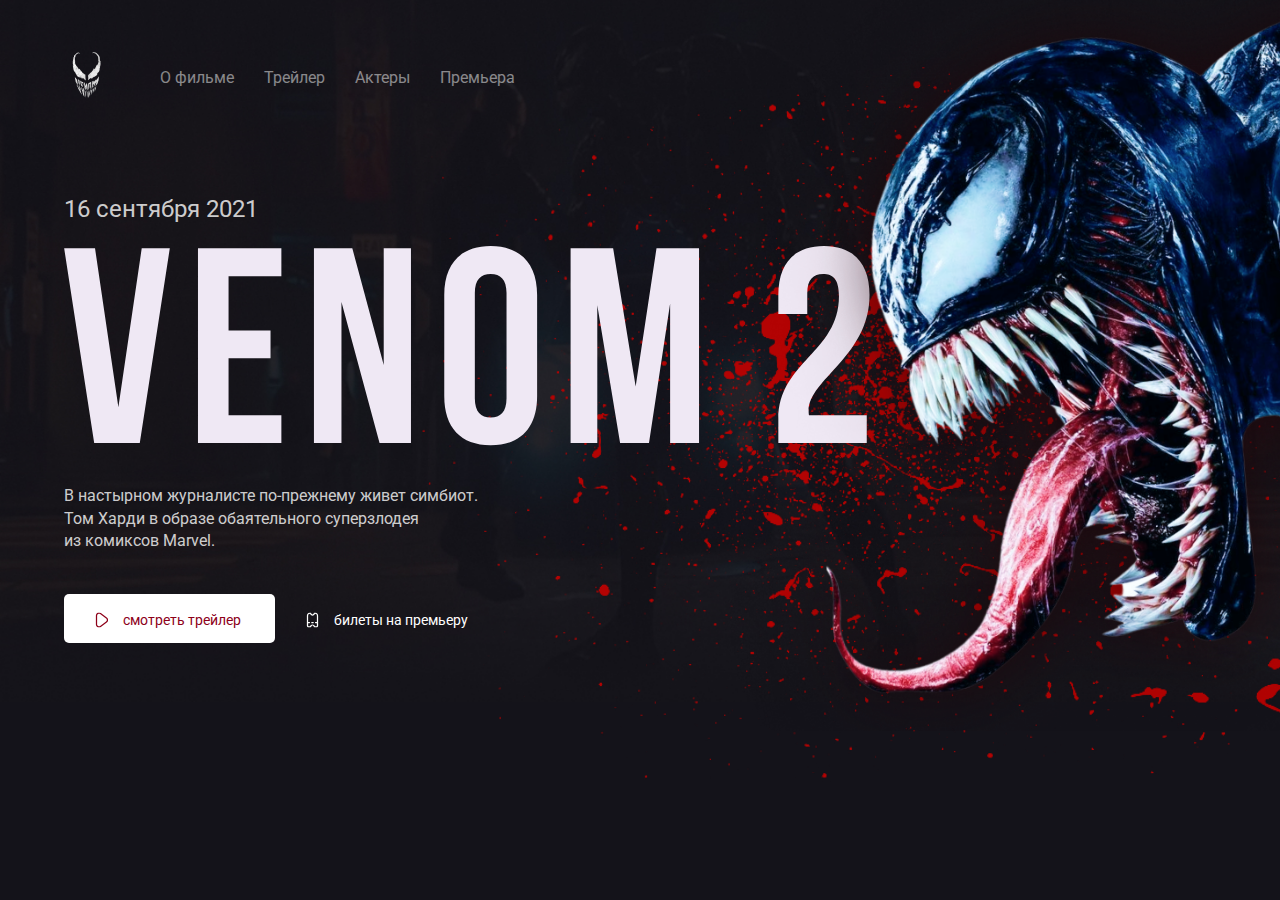
<file: index.html>
<!DOCTYPE html>
<html lang="ru">

<head>
    <meta charset="UTF-8">
    <meta http-equiv="X-UA-Compatible" content="IE=edge">
    <meta name="viewport" content="width=device-width, initial-scale=1.0">
    <title>Venom 2 - Главная</title>
    <link rel="preconnect" href="https://fonts.googleapis.com">
    <link rel="preconnect" href="https://fonts.gstatic.com" crossorigin>
    <link href="https://fonts.googleapis.com/css2?family=Roboto:wght@400;700&display=swap" rel="stylesheet">
    <link rel="stylesheet" href="style/normalize.css">
    <link rel="stylesheet" href="style/style.css">
</head>

<body class="blood">
    <div class="container">
        <header class="header">
            <a href="index.html" class="logo-link">
                <img src="img/logo.png" alt="logo-venom" class="logo-image" width="46" height="71">
            </a>
            <nav class="nav">
                <button class="menu-button">
                    <span class="menu-button-text">Меню</span>
                    <img src="img/menu.svg" alt="menu-icon" class="menu-button-icon">
                </button>
                <button class="menu-close">
                    <span class="menu-close-text">Закрыть</span>
                    <img src="img/arrow.svg" alt="icon: arrow right" class="menu-close-icon">
                </button>
                <!-- /.menu-button -->
                <ul class="nav-menu">
                    <li class="nav-menu-item">
                        <a href="about.html" class="nav-menu-link">О фильме</a>
                    </li>
                    <li class="nav-menu-item">
                        <a href="#" class="nav-menu-link">Трейлер</a>
                    </li>
                    <li class="nav-menu-item">
                        <a href="#" class="nav-menu-link">Актеры</a>
                    </li>
                    <li class="nav-menu-item">
                        <a href="#" class="nav-menu-link">Премьера</a>
                    </li>
                </ul>
            </nav>
        </header>
        <div class="film">
            <div class="film-text">
                <span class="film-date">16 сентября 2021</span>
                <img src="img/venom-2.svg" alt="venom-2-logo" class="film-logo">
                <p class="film-discription">
                    В&nbsp;настырном журналисте по-прежнему живет симбиот. Том Харди в&nbsp;образе обаятельного
                    суперзлодея из&nbsp;комиксов Marvel.
                </p>
            </div>
            <!-- /.film-text -->
            <div class="button-group">
                <a href="https://www.youtube.com/watch?v=-LkHS8geUjQ" data-fancybox class="button button-primary">
                    <img width="15" src="img/play.svg" alt="icon:play" class="button-icon">
                    <span class="button-text">смотреть трейлер</span>
                </a>
                <a href="trailer.html" class="button button-link">
                    <img width="15" src="img/ticket.svg" alt="icon: ticket" class="button-icon">
                    <span class="button-text">билеты на премьеру</span>

                </a>
            </div>
            <!-- /.buttom-group -->
        </div>
        <!-- /.film -->
    </div>
    <!-- /.container -->
    <img src="img/venom.png" alt="photo: venom" class="venom">
    <link rel="stylesheet" href="https://cdn.jsdelivr.net/npm/@fancyapps/ui/dist/fancybox.css" />
    <script src="https://cdn.jsdelivr.net/npm/@fancyapps/ui@4.0/dist/fancybox.umd.js"></script>
    <script src="js/main.js"></script>
</body>

</html>
</file>
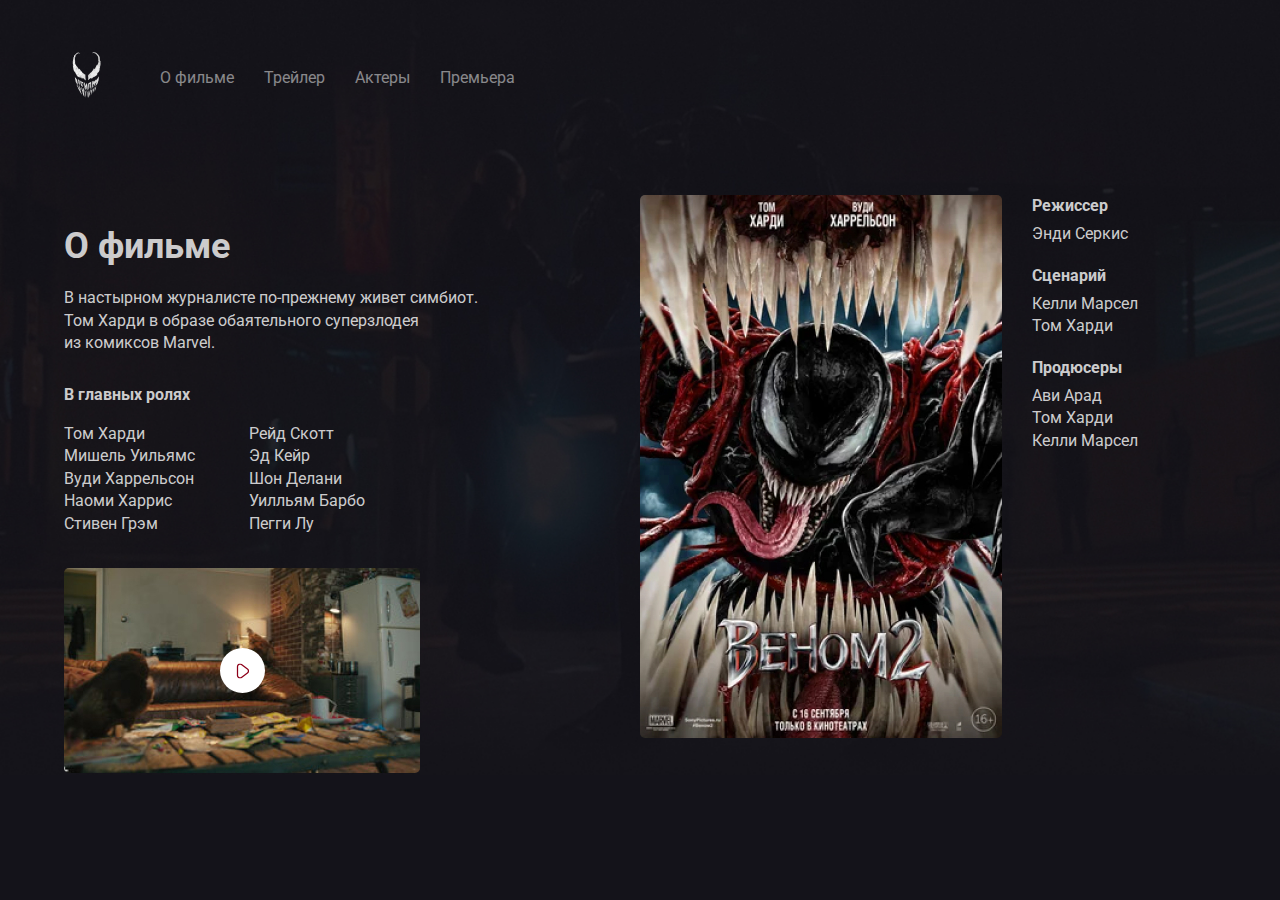
<file: about.html>
<!DOCTYPE html>
<html lang="ru">

<head>
    <meta charset="UTF-8">
    <meta http-equiv="X-UA-Compatible" content="IE=edge">
    <meta name="viewport" content="width=device-width, initial-scale=1.0">
    <title>о фильме - Venom 2</title>
    <link rel="preconnect" href="https://fonts.googleapis.com">
    <link rel="preconnect" href="https://fonts.gstatic.com" crossorigin>
    <link href="https://fonts.googleapis.com/css2?family=Roboto:wght@400;700&display=swap" rel="stylesheet">
    <link rel="stylesheet" href="style/normalize.css">
    <link rel="stylesheet" href="style/style.css">
</head>

<body class="primary-bg">
    <div class="container">
        <header class="header">
            <a href="index.html" class="logo-link">
                <img src="img/logo.png" alt="logo-venom" class="logo-image" width="46" height="71">
            </a>
            <nav class="nav">
                <button class="menu-button">
                    <span class="menu-button-text">Меню</span>
                    <img src="img/menu.svg" width="20" alt="menu-icon"
                    class="menu-button-icon">
                </button>
                <button class="menu-close">
                    <span class="menu-close-text">Закрыть</span>
                    <img src="img/arrow.svg" alt="icon: arrow right" class="menu-close-icon">
                </button>
                <!-- /.menu-button -->
                <ul class="nav-menu">
                    <li class="nav-menu-item">
                        <a href="about.html" class="nav-menu-link">О фильме</a>
                    </li>
                    <li class="nav-menu-item">
                        <a href="#" class="nav-menu-link">Трейлер</a>
                    </li>
                    <li class="nav-menu-item">
                        <a href="#" class="nav-menu-link">Актеры</a>
                    </li>
                    <li class="nav-menu-item">
                        <a href="#" class="nav-menu-link">Премьера</a>
                    </li>
                </ul>
            </nav>
        </header>
        <div class="content">
            <div class="col">
                <h2 class="content-title">О фильме</h2>
                <p class="content-text film-discription">В&nbsp;настырном журналисте по-прежнему живет симбиот. Том
                    Харди в&nbsp;образе обаятельного
                    суперзлодея из&nbsp;комиксов Marvel.</p>
                <!-- /.content-title -->
                <h3 class="content-subtitle">В главных ролях</h3>
                <ul class="list column-2">
                    <li class="list-item">Том Харди </li>
                    <li class="list-item">Мишель Уильямс</li>
                    <li class="list-item">Вуди Харрельсон</li>
                    <li class="list-item">Наоми Харрис</li>
                    <li class="list-item">Стивен Грэм</li>
                    <li class="list-item">Рейд Скотт</li>
                    <li class="list-item">Эд Кейр</li>
                    <li class="list-item">Шон Делани</li>
                    <li class="list-item">Уилльям Барбо</li>
                    <li class="list-item">Пегги Лу</li>
                </ul>
                <div class="trailer">
                    <a href="https://www.youtube.com/watch?v=-LkHS8geUjQ" data-fancybox class="play">
                        <img src="img/play.svg" alt="icon:play" class="play-icon">
                    </a>
                </div>
                <!-- /.trailer -->
            </div>
            <!-- /.col -->
            <div class="col">
                <div class="poster-wrapper">
                    <img src="img/poster.jpg" alt="poster" class="poster">
                    <div class="creators">
                        <h3 class="content-subtitle ">Режиссер</h3>
                        <ul class="list">
                            <li class="list-item">Энди Серкис</li>
                        </ul>
                        <h3 class="content-subtitle ">Сценарий</h3>
                        <ul class="list">
                            <li class="list-item">Келли Марсел</li>
                            <li class="list-item">Том Харди</li>
                        </ul>
                        <h3 class="content-subtitle ">Продюсеры</h3>
                        <ul class="list">
                            <li class="list-item">Ави Арад</li>
                            <li class="list-item">Том Харди</li>
                            <li class="list-item">Келли Марсел</li>
                        </ul>
                    </div>
                </div>
                <!-- /.poster-wrapor -->
            </div>
            <!-- /.col -->
        </div>
    </div>
    <!-- /.container -->
    <link rel="stylesheet" href="https://cdn.jsdelivr.net/npm/@fancyapps/ui/dist/fancybox.css" />
    <script src="https://cdn.jsdelivr.net/npm/@fancyapps/ui@4.0/dist/fancybox.umd.js"></script>
    <script src="js/main.js"></script>
</body>

</html>
</file>
<file: style/style.css>
body {
    background: #14131A;
    color: #fff;
    font-family: 'Roboto', sans-serif;
}

.img {
    max-width: 100%;
}

.container {
    /* max-width: 1140px; */
    margin: auto;
    width: 90%;
}

.venom {
    position: absolute;
    top: 0px;
    right: 0px;
    max-width: 728px;
    width: 50%;
}

.header {
    padding-top: 40px;
    display: flex;
    align-items: center;
    margin-bottom: 80px;
}

.logo-link {
    display: inline-block;
    margin-right: 50px;
}

.nav-menu {
    list-style: none;
    margin: 0;
    padding: 0;
    display: flex;
}

.nav-menu-item {
    margin-right: 30px;
}

.nav-menu-link {
    text-decoration: none;
    color: rgba(255, 255, 255, 0.5);
}

.film-date {
    display: block;
    font-size: 24px;
    line-height: 28px;
    color: rgba(255, 255, 255, 0.8);
    margin-bottom: 2%;
}

.film-discription {
    margin-top: 3%;
    max-width: 423px;
    font-size: 16px;
    line-height: 140%;
    color: rgba(255, 255, 255, 0.8);

}

.film-logo {
    width: 70%;

}

.button {
    padding: 15px 30px;
    border: none;
    border-radius: 5px;
    text-decoration: none;
    cursor: pointer;
}

.button-icon,
.button-text {
    display: inline-block;
    vertical-align: middle;

}

.button-text {
    font-size: 14px;
    line-height: 16px;
    margin-left: 10px;
}

.button-primary {
    color: #8D0019;
    background-color: #fff;
}

.button-link {
    color: #fff;
}

.button-group {
    margin-top: 5%;

}



.primary-bg {
    background: #14131A url('../img/background.jpg') no-repeat center center /100%;
}

.blood {
    background: url('../img/blood.png') no-repeat top right /70%,
        #14131A url('../img/background.jpg') no-repeat center center /100%;
}

.content {
    display: flex;
}

.col {
    flex-basis: 50%;
}

.content-title {
    font-weight: bold;
    font-size: 36px;
    line-height: 42px;
    color: rgba(255, 255, 255, 0.8);
    margin-bottom: 20px;
}

.content-text {
    font-size: 16px;
    line-height: 140%;
    color: rgba(255, 255, 255, 0.8);
    max-width: 423px;
    margin-bottom: 30px;
}

.content-subtitle {
    font-weight: bold;
    font-size: 16px;
    line-height: 140%;
    color: rgba(255, 255, 255, 0.8);
    margin-bottom: 15px;
    margin-top: 0;
}

.content .list {
    list-style: none;
    padding: 0;
}

.column-2 {
    -webkit-column-count: 2;
    -moz-column-count: 2;
    column-count: 2;
    -webkit-column-gap: 20px;
    -moz-column-gap: 20px;
    column-gap: 20px;
    max-width: 350px;
}

.list-item {
    line-height: 1.5;
    font-size: 16px;
    line-height: 140%;
    color: rgba(255, 255, 255, 0.8);
}

.content .trailer {
    width: 356px;
    height: 205px;
    background: url('../img/trailer-cover.jpg') no-repeat center / contain;
    border-radius: 5px;
    display: flex;
    align-items: center;
    justify-content: center;
    margin-top: 33px;
}

.trailer .play {
    width: 45px;
    height: 45px;
    border-radius: 50%;
    border: none;
    cursor: pointer;
    background-color: #fff;
}

.trailer .play-icon {
    transform: translate(15px, 15px);
}

.poster-wrapper {
    display: flex;
    align-items: start;
}

.poster {
    width: 362px;
    border-radius: 5px;
    margin-right: 30px;
}

.poster-wrapper .content-subtitle {
    margin-bottom: 5px;
}

.poster-wrapper .list {
    margin: 0;
    margin-bottom: 20px;
}

.menu-button {
    display: none;
}

.menu-close {
    display: none;
}

@media(max-width: 1024px) {
    .content {
        flex-direction: column;
        padding-bottom: 5%;
    }

    .col {
        margin-bottom: 5%;
    }

    .header {
        margin-bottom: 4%;
    }

    .film {
        margin-top: 20%;
    }
}

@media(max-width: 768px) {
    .blood {
        background: #14131A;
    }

    .venom {
        top: 10%;
    }
}

@media(max-width: 576px) {
    .venom {
        width: 30%;

    }

    .nav-menu {
        position: fixed;
        left: 0;
        top: 0;
        z-index: 9;
        width: 100%;
        height: 100%;
        background-color: #fff;
        display: flex;
        align-items: center;
        justify-content: center;
        flex-direction: column;
        transform: translateX(100%);
        transition: transform 0.2s;
    }

    .nav-menu-item {
        margin: 2% 0;
    }

    .nav-menu-link {
        color: #14131A;
    }

    .menu-close {
        position: fixed;
        opacity: 0;
        right: 25px;
        top: 65px;
        display: flex;
        align-items: center;
        z-index: 10;
        border: none;
        background-color: #fff;
        cursor: pointer;
        transform: translateX(300%);
        transition: transform 0.2s;
        transition-delay: 0.4s;
    }

    .is-active {
        transform: translateX(0);
        opacity: 1;
    }

    .menu-close-text {
        margin-right: 10px;
    }

    .nav {
        margin-left: auto;
    }

    .menu-button {
        display: flex;
        align-items: center;
        justify-content: center;
        padding: 10px;
        border: none;
        background-color: #14131A;
        cursor: pointer;
        color: #fff;
    }

    .menu-button-text {
        margin-right: 10px;
    }

    .button-group {
        display: flex;
        align-items: center;
        justify-content: center;
        flex-direction: column;
    }

    .film-text {
        text-align: center;
    }

    .poster-wrapper {
        flex-direction: column;
    }

    .poster {
        margin-bottom: 4%;
        margin-right: 0;
        width: 100%;
    }

    .content .trailer {
        max-width: 350px;
        width: 100%;
    }

    .column-2 {
        column-count: 1;
    }
}
</file>
